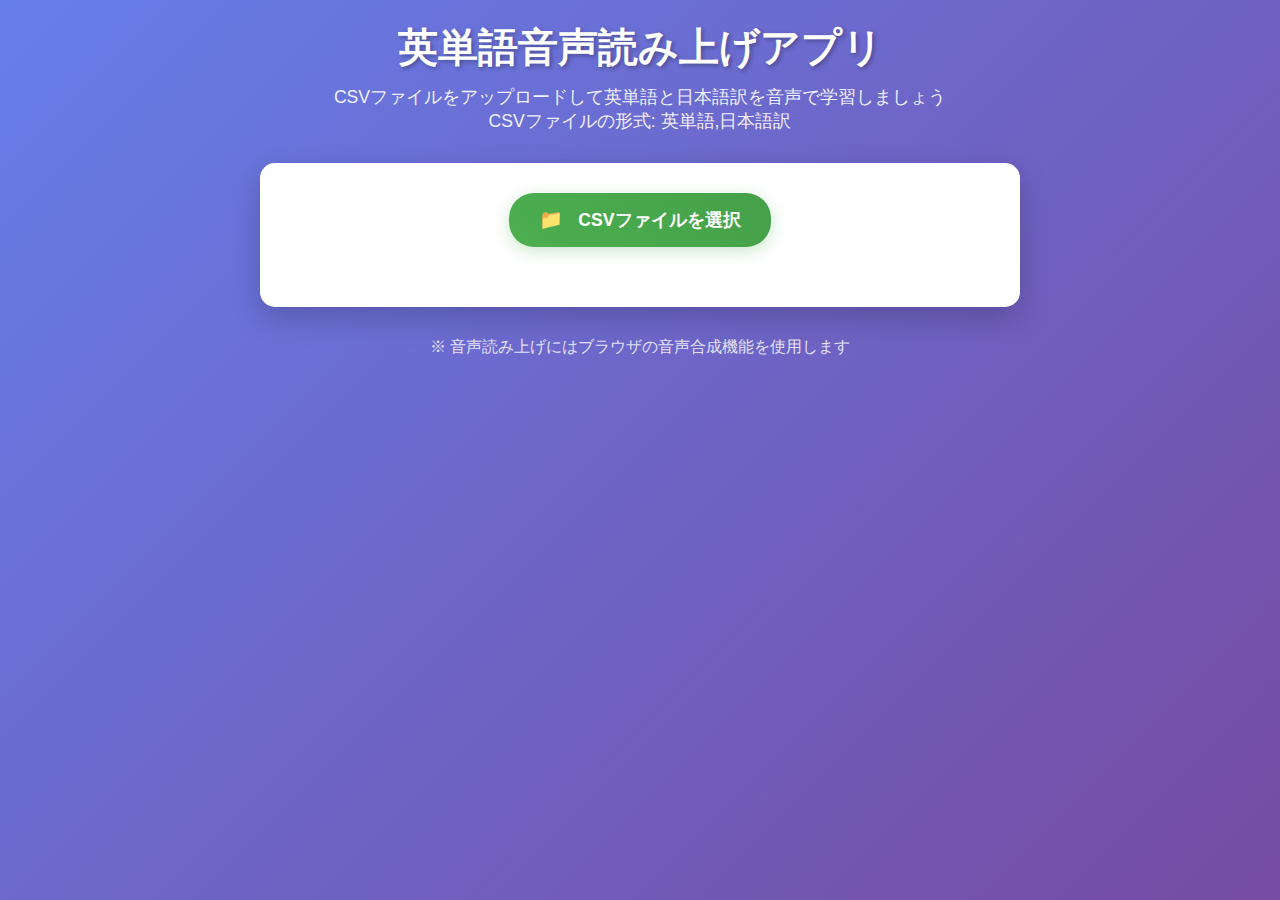
<file: index.html>
<!DOCTYPE html>
<html lang="ja">
<head>
    <meta charset="UTF-8">
    <meta name="viewport" content="width=device-width, initial-scale=1.0">
    <title>英単語音声読み上げアプリ</title>
    <link rel="stylesheet" href="style.css">
</head>
<body>
    <div class="container">
        <header>
            <h1>英単語音声読み上げアプリ</h1>
            <p>CSVファイルをアップロードして英単語と日本語訳を音声で学習しましょう</p>
            <p>CSVファイルの形式: 英単語,日本語訳</p>
        </header>

        <main>
            <div class="upload-section">
                <div class="file-upload">
                    <input type="file" id="csvFile" accept=".csv" />
                    <label for="csvFile" class="upload-button">
                        <span class="upload-icon">📁</span>
                        CSVファイルを選択
                    </label>
                </div>
                <div class="file-info" id="fileInfo" style="display: none;">
                    <p>選択されたファイル: <span id="fileName"></span></p>
                    <p>単語数: <span id="wordCount"></span></p>
                </div>
            </div>

            <div class="controls" id="controls" style="display: none;">
                <button id="startBtn" class="btn btn-primary">読み上げ開始</button>
                <button id="pauseBtn" class="btn btn-secondary" disabled>一時停止</button>
                <button id="stopBtn" class="btn btn-danger" disabled>停止</button>
                <button id="nextBtn" class="btn btn-info" disabled>次の単語</button>
            </div>

            <div class="database-section" id="databaseSection" style="display: none;">
                <h3>🗄️ データベース操作</h3>
                <div class="mongo-controls">
                    <div class="connection-controls">
                        <input type="text" id="mongoConnectionString" placeholder="MongoDB Atlas接続文字列" class="connection-input">
                        <button id="connectBtn" class="btn btn-success">接続</button>
                        <button id="disconnectBtn" class="btn btn-warning" disabled>切断</button>
                    </div>
                    <div class="env-controls">
                        <label class="env-checkbox">
                            <input type="checkbox" id="autoConnectCheckbox">
                            <span>自動接続を有効にする</span>
                        </label>
                        <button id="saveConfigBtn" class="btn btn-outline">設定保存</button>
                        <button id="loadConfigBtn" class="btn btn-outline">設定読み込み</button>
                        <button id="resetConfigBtn" class="btn btn-outline-danger">設定リセット</button>
                    </div>
                    <div class="db-controls">
                        <button id="uploadToDbBtn" class="btn btn-primary" disabled>CSVをDBに登録</button>
                        <button id="loadFromDbBtn" class="btn btn-info" disabled>DBから読み込み</button>
                        <button id="deleteDbBtn" class="btn btn-danger" disabled>DB全削除</button>
                    </div>
                    <div class="db-status" id="dbStatus">
                        <span id="dbStatusText">未接続</span>
                        <span id="dbWordCount"></span>
                    </div>
                </div>
            </div>

            <div class="progress-section" id="progressSection" style="display: none;">
                <div class="progress-bar">
                    <div class="progress-fill" id="progressFill"></div>
                </div>
                <p class="progress-text" id="progressText">準備中...</p>
            </div>

            <div class="current-word" id="currentWord" style="display: none;">
                <div class="word-display">
                    <h2 id="englishWord"></h2>
                    <h3 id="japaneseWord"></h3>
                </div>
            </div>

            <div class="word-list" id="wordList" style="display: none;">
                <h3>単語リスト</h3>
                <div class="word-items" id="wordItems"></div>
            </div>
        </main>

        <footer>
            <p>※ 音声読み上げにはブラウザの音声合成機能を使用します</p>
        </footer>
    </div>

    <script src="environment-manager.js"></script>
    <script src="mongodb-manager.js"></script>
    <script src="mongodb-data-api-manager.js"></script>
    <script src="script.js"></script>
</body>
</html>
</file>
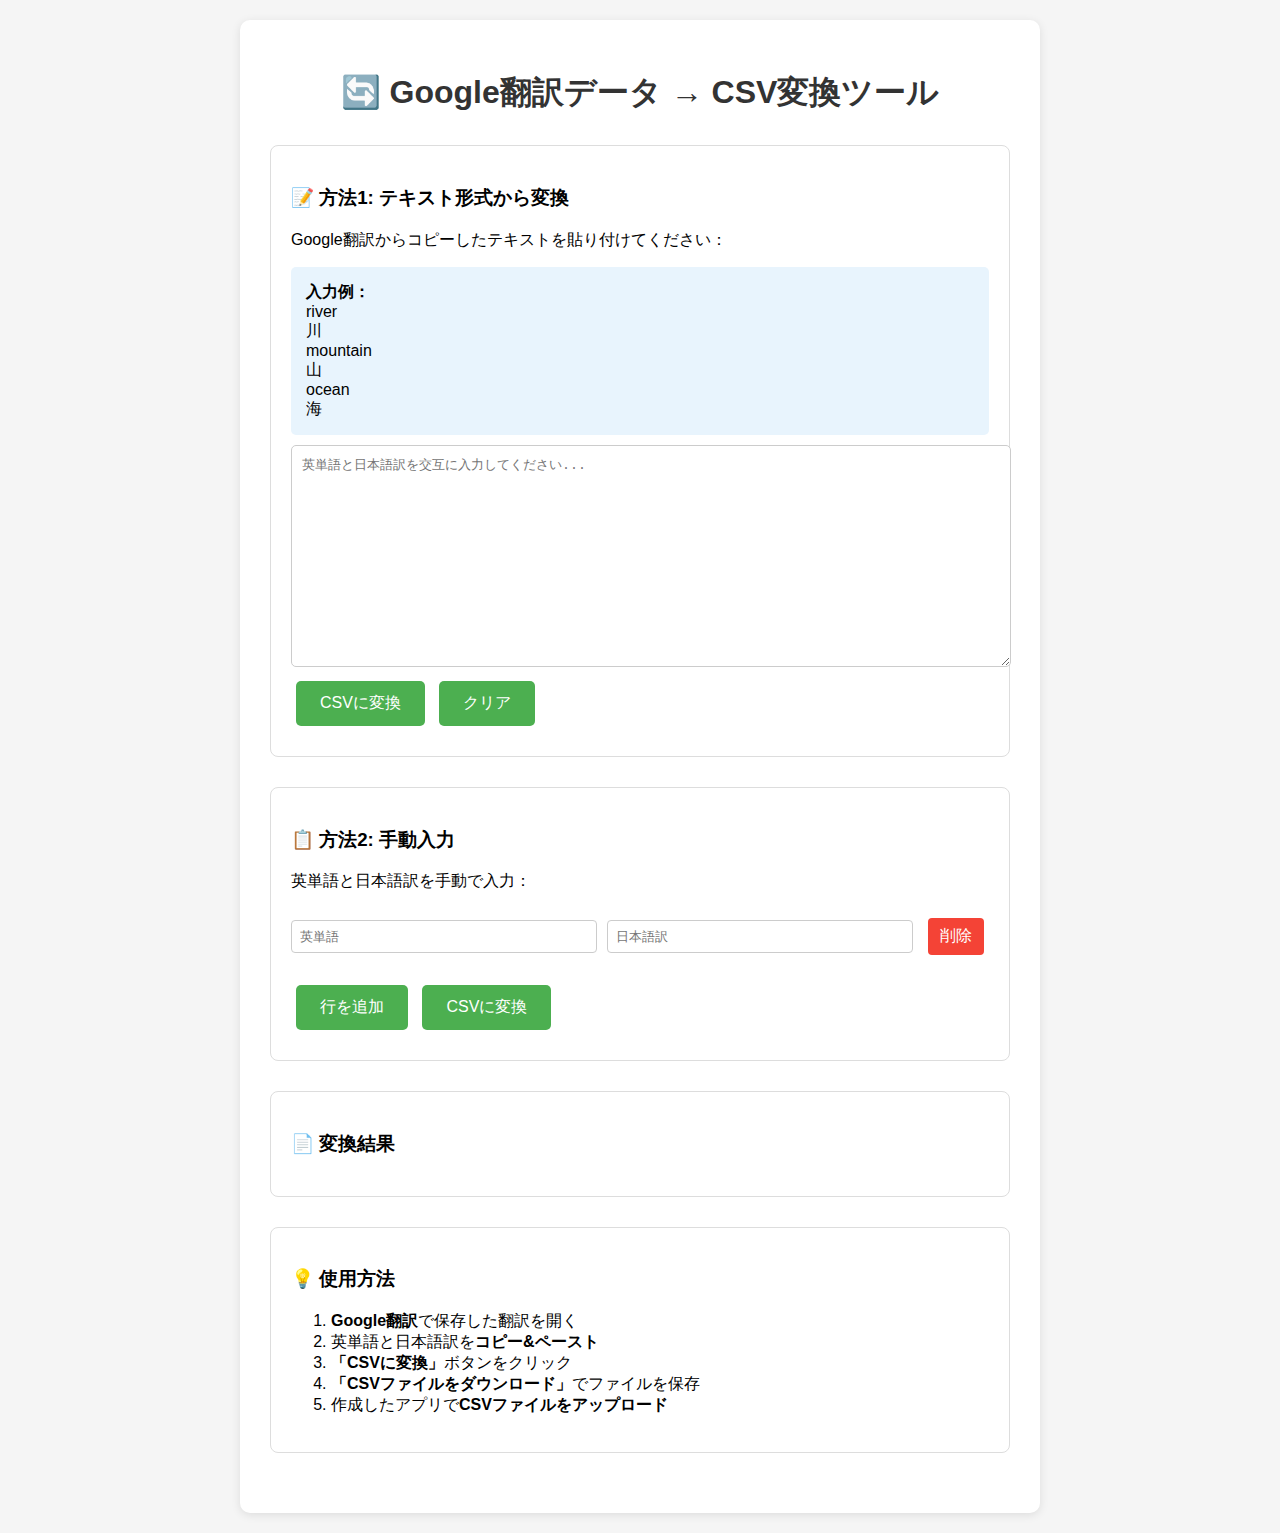
<file: converter.html>
<!DOCTYPE html>
<html lang="ja">
<head>
    <meta charset="UTF-8">
    <meta name="viewport" content="width=device-width, initial-scale=1.0">
    <title>Google翻訳データ → CSV変換ツール</title>
    <style>
        body {
            font-family: 'Segoe UI', Tahoma, Geneva, Verdana, sans-serif;
            max-width: 800px;
            margin: 0 auto;
            padding: 20px;
            background: #f5f5f5;
        }
        .container {
            background: white;
            padding: 30px;
            border-radius: 10px;
            box-shadow: 0 2px 10px rgba(0,0,0,0.1);
        }
        h1 {
            color: #333;
            text-align: center;
            margin-bottom: 30px;
        }
        .section {
            margin-bottom: 30px;
            padding: 20px;
            border: 1px solid #ddd;
            border-radius: 8px;
        }
        textarea {
            width: 100%;
            height: 200px;
            padding: 10px;
            border: 1px solid #ccc;
            border-radius: 5px;
            font-family: monospace;
            resize: vertical;
        }
        button {
            background: #4CAF50;
            color: white;
            padding: 12px 24px;
            border: none;
            border-radius: 5px;
            cursor: pointer;
            font-size: 16px;
            margin: 10px 5px;
        }
        button:hover {
            background: #45a049;
        }
        .result {
            background: #f9f9f9;
            padding: 15px;
            border-radius: 5px;
            margin-top: 15px;
            white-space: pre-wrap;
            font-family: monospace;
        }
        .example {
            background: #e8f4fd;
            padding: 15px;
            border-radius: 5px;
            margin: 10px 0;
        }
        .download-btn {
            background: #2196F3;
        }
        .download-btn:hover {
            background: #1976D2;
        }
    </style>
</head>
<body>
    <div class="container">
        <h1>🔄 Google翻訳データ → CSV変換ツール</h1>
        
        <div class="section">
            <h3>📝 方法1: テキスト形式から変換</h3>
            <p>Google翻訳からコピーしたテキストを貼り付けてください：</p>
            
            <div class="example">
                <strong>入力例：</strong><br>
                river<br>
                川<br>
                mountain<br>
                山<br>
                ocean<br>
                海
            </div>
            
            <textarea id="inputText" placeholder="英単語と日本語訳を交互に入力してください..."></textarea>
            <br>
            <button onclick="convertText()">CSVに変換</button>
            <button onclick="clearInput()">クリア</button>
        </div>

        <div class="section">
            <h3>📋 方法2: 手動入力</h3>
            <p>英単語と日本語訳を手動で入力：</p>
            
            <div id="wordInputs">
                <div class="word-row">
                    <input type="text" placeholder="英単語" class="english-input">
                    <input type="text" placeholder="日本語訳" class="japanese-input">
                    <button onclick="removeRow(this)">削除</button>
                </div>
            </div>
            
            <button onclick="addRow()">行を追加</button>
            <button onclick="convertManual()">CSVに変換</button>
        </div>

        <div class="section">
            <h3>📄 変換結果</h3>
            <div id="result" class="result" style="display: none;"></div>
            <button id="downloadBtn" class="download-btn" onclick="downloadCSV()" style="display: none;">CSVファイルをダウンロード</button>
        </div>

        <div class="section">
            <h3>💡 使用方法</h3>
            <ol>
                <li><strong>Google翻訳</strong>で保存した翻訳を開く</li>
                <li>英単語と日本語訳を<strong>コピー&ペースト</strong></li>
                <li><strong>「CSVに変換」</strong>ボタンをクリック</li>
                <li><strong>「CSVファイルをダウンロード」</strong>でファイルを保存</li>
                <li>作成したアプリで<strong>CSVファイルをアップロード</strong></li>
            </ol>
        </div>
    </div>

    <script>
        let csvData = '';

        function convertText() {
            const input = document.getElementById('inputText').value.trim();
            if (!input) {
                alert('テキストを入力してください。');
                return;
            }

            const lines = input.split('\n').filter(line => line.trim());
            const pairs = [];
            
            for (let i = 0; i < lines.length; i += 2) {
                if (i + 1 < lines.length) {
                    const english = lines[i].trim();
                    const japanese = lines[i + 1].trim();
                    if (english && japanese) {
                        pairs.push(`${english},${japanese}`);
                    }
                }
            }

            csvData = pairs.join('\n');
            showResult(csvData);
        }

        function convertManual() {
            const rows = document.querySelectorAll('.word-row');
            const pairs = [];

            rows.forEach(row => {
                const english = row.querySelector('.english-input').value.trim();
                const japanese = row.querySelector('.japanese-input').value.trim();
                
                if (english && japanese) {
                    pairs.push(`${english},${japanese}`);
                }
            });

            if (pairs.length === 0) {
                alert('有効な単語ペアを入力してください。');
                return;
            }

            csvData = pairs.join('\n');
            showResult(csvData);
        }

        function showResult(data) {
            const resultDiv = document.getElementById('result');
            const downloadBtn = document.getElementById('downloadBtn');
            
            resultDiv.textContent = data;
            resultDiv.style.display = 'block';
            downloadBtn.style.display = 'inline-block';
        }

        function downloadCSV() {
            if (!csvData) {
                alert('変換データがありません。');
                return;
            }

            const blob = new Blob([csvData], { type: 'text/csv;charset=utf-8;' });
            const link = document.createElement('a');
            link.href = URL.createObjectURL(blob);
            link.download = 'my-words.csv';
            link.click();
        }

        function addRow() {
            const container = document.getElementById('wordInputs');
            const newRow = document.createElement('div');
            newRow.className = 'word-row';
            newRow.innerHTML = `
                <input type="text" placeholder="英単語" class="english-input">
                <input type="text" placeholder="日本語訳" class="japanese-input">
                <button onclick="removeRow(this)">削除</button>
            `;
            container.appendChild(newRow);
        }

        function removeRow(button) {
            button.parentElement.remove();
        }

        function clearInput() {
            document.getElementById('inputText').value = '';
            document.getElementById('result').style.display = 'none';
            document.getElementById('downloadBtn').style.display = 'none';
            csvData = '';
        }

        // スタイル追加
        const style = document.createElement('style');
        style.textContent = `
            .word-row {
                display: flex;
                gap: 10px;
                margin: 10px 0;
                align-items: center;
            }
            .word-row input {
                flex: 1;
                padding: 8px;
                border: 1px solid #ccc;
                border-radius: 4px;
            }
            .word-row button {
                background: #f44336;
                color: white;
                padding: 8px 12px;
                border: none;
                border-radius: 4px;
                cursor: pointer;
            }
            .word-row button:hover {
                background: #d32f2f;
            }
        `;
        document.head.appendChild(style);
    </script>
</body>
</html>
</file>
<file: style.css>
* {
    margin: 0;
    padding: 0;
    box-sizing: border-box;
}

body {
    font-family: 'Segoe UI', Tahoma, Geneva, Verdana, sans-serif;
    background: linear-gradient(135deg, #667eea 0%, #764ba2 100%);
    min-height: 100vh;
    color: #333;
}

.container {
    max-width: 800px;
    margin: 0 auto;
    padding: 20px;
}

header {
    text-align: center;
    margin-bottom: 30px;
    color: white;
}

header h1 {
    font-size: 2.5rem;
    margin-bottom: 10px;
    text-shadow: 2px 2px 4px rgba(0,0,0,0.3);
}

header p {
    font-size: 1.1rem;
    opacity: 0.9;
}

main {
    background: white;
    border-radius: 15px;
    padding: 30px;
    box-shadow: 0 10px 30px rgba(0,0,0,0.2);
}

.upload-section {
    margin-bottom: 30px;
}

.file-upload {
    text-align: center;
    margin-bottom: 20px;
}

#csvFile {
    display: none;
}

.upload-button {
    display: inline-block;
    padding: 15px 30px;
    background: linear-gradient(45deg, #4CAF50, #45a049);
    color: white;
    border: none;
    border-radius: 25px;
    cursor: pointer;
    font-size: 1.1rem;
    font-weight: bold;
    transition: all 0.3s ease;
    box-shadow: 0 4px 15px rgba(76, 175, 80, 0.3);
}

.upload-button:hover {
    transform: translateY(-2px);
    box-shadow: 0 6px 20px rgba(76, 175, 80, 0.4);
}

.upload-icon {
    margin-right: 10px;
    font-size: 1.2rem;
}

.file-info {
    background: #f8f9fa;
    padding: 15px;
    border-radius: 10px;
    border-left: 4px solid #4CAF50;
}

.file-info p {
    margin: 5px 0;
    font-weight: 500;
}

.controls {
    display: flex;
    gap: 15px;
    justify-content: center;
    margin-bottom: 30px;
    flex-wrap: wrap;
}

.btn {
    padding: 12px 24px;
    border: none;
    border-radius: 25px;
    cursor: pointer;
    font-size: 1rem;
    font-weight: bold;
    transition: all 0.3s ease;
    min-width: 120px;
}

.btn:disabled {
    opacity: 0.6;
    cursor: not-allowed;
}

.btn-primary {
    background: linear-gradient(45deg, #2196F3, #1976D2);
    color: white;
    box-shadow: 0 4px 15px rgba(33, 150, 243, 0.3);
}

.btn-secondary {
    background: linear-gradient(45deg, #FF9800, #F57C00);
    color: white;
    box-shadow: 0 4px 15px rgba(255, 152, 0, 0.3);
}

.btn-danger {
    background: linear-gradient(45deg, #f44336, #d32f2f);
    color: white;
    box-shadow: 0 4px 15px rgba(244, 67, 54, 0.3);
}

.btn-info {
    background: linear-gradient(45deg, #9C27B0, #7B1FA2);
    color: white;
    box-shadow: 0 4px 15px rgba(156, 39, 176, 0.3);
}

.btn:hover:not(:disabled) {
    transform: translateY(-2px);
}

.progress-section {
    margin-bottom: 30px;
}

.progress-bar {
    width: 100%;
    height: 20px;
    background: #e0e0e0;
    border-radius: 10px;
    overflow: hidden;
    margin-bottom: 10px;
}

.progress-fill {
    height: 100%;
    background: linear-gradient(45deg, #4CAF50, #45a049);
    width: 0%;
    transition: width 0.3s ease;
}

.progress-text {
    text-align: center;
    font-weight: bold;
    color: #666;
}

.current-word {
    text-align: center;
    margin-bottom: 30px;
    padding: 30px;
    background: linear-gradient(135deg, #f5f7fa 0%, #c3cfe2 100%);
    border-radius: 15px;
    border: 2px solid #e0e0e0;
}

.word-display h2 {
    font-size: 3rem;
    color: #2196F3;
    margin-bottom: 15px;
    text-shadow: 2px 2px 4px rgba(0,0,0,0.1);
}

.word-display h3 {
    font-size: 2rem;
    color: #4CAF50;
    font-weight: normal;
}

.word-list {
    margin-top: 30px;
}

.word-list h3 {
    margin-bottom: 20px;
    color: #333;
    text-align: center;
}

.word-items {
    display: grid;
    grid-template-columns: repeat(auto-fill, minmax(200px, 1fr));
    gap: 15px;
}

.word-item {
    background: #f8f9fa;
    padding: 15px;
    border-radius: 10px;
    border-left: 4px solid #2196F3;
    transition: all 0.3s ease;
}

.word-item.current {
    background: linear-gradient(135deg, #e3f2fd, #bbdefb);
    border-left-color: #4CAF50;
    transform: scale(1.05);
    box-shadow: 0 4px 15px rgba(33, 150, 243, 0.3);
}

.word-item.completed {
    opacity: 0.6;
    background: #e8f5e8;
    border-left-color: #4CAF50;
}

.word-item .english {
    font-weight: bold;
    color: #2196F3;
    font-size: 1.1rem;
    margin-bottom: 5px;
}

.word-item .japanese {
    color: #666;
    font-size: 0.9rem;
}

footer {
    text-align: center;
    margin-top: 30px;
    color: white;
    opacity: 0.8;
}

/* Speech Error/Warning Styles */
.speech-error, .speech-warning, .speech-fallback {
    background: linear-gradient(135deg, #ff6b6b, #ee5a52);
    color: white;
    padding: 20px;
    margin: 20px 0;
    border-radius: 10px;
    box-shadow: 0 4px 15px rgba(255, 107, 107, 0.3);
    animation: slideIn 0.5s ease-out;
}

.speech-warning {
    background: linear-gradient(135deg, #ffa726, #ff9800);
    box-shadow: 0 4px 15px rgba(255, 167, 38, 0.3);
}

.speech-fallback {
    background: linear-gradient(135deg, #9e9e9e, #757575);
    box-shadow: 0 4px 15px rgba(158, 158, 158, 0.3);
}

.speech-success {
    background: linear-gradient(135deg, #4caf50, #45a049);
    box-shadow: 0 4px 15px rgba(76, 175, 80, 0.3);
}

.error-content, .warning-content, .fallback-content, .success-content {
    text-align: center;
}

.error-content h3, .warning-content h3, .fallback-content h3, .success-content h3 {
    margin: 0 0 15px 0;
    font-size: 1.3rem;
}

.error-content p, .warning-content p, .fallback-content p, .success-content p {
    margin: 10px 0;
    line-height: 1.5;
}

.error-content button, .warning-content button, .fallback-content button, .success-content button {
    background: rgba(255, 255, 255, 0.2);
    color: white;
    border: 2px solid rgba(255, 255, 255, 0.3);
    padding: 10px 20px;
    border-radius: 25px;
    cursor: pointer;
    font-weight: bold;
    margin-top: 15px;
    transition: all 0.3s ease;
}

.error-content button:hover, .warning-content button:hover, .fallback-content button:hover, .success-content button:hover {
    background: rgba(255, 255, 255, 0.3);
    border-color: rgba(255, 255, 255, 0.5);
}

.warning-buttons {
    display: flex;
    gap: 10px;
    justify-content: center;
    margin-top: 15px;
}

.retry-btn {
    background: rgba(76, 175, 80, 0.8) !important;
    border-color: rgba(76, 175, 80, 0.9) !important;
}

.retry-btn:hover {
    background: rgba(76, 175, 80, 1) !important;
    border-color: rgba(76, 175, 80, 1) !important;
}

@keyframes slideIn {
    from {
        opacity: 0;
        transform: translateY(-20px);
    }
    to {
        opacity: 1;
        transform: translateY(0);
    }
}

@media (max-width: 600px) {
    .container {
        padding: 10px;
    }
    
    .controls {
        flex-direction: column;
        align-items: center;
    }
    
    .btn {
        width: 100%;
        max-width: 200px;
    }
    
    .word-display h2 {
        font-size: 2rem;
    }
    
    .word-display h3 {
        font-size: 1.5rem;
    }
    
    .speech-error, .speech-warning, .speech-fallback {
        margin: 10px 0;
        padding: 15px;
    }
    
    .error-content h3, .warning-content h3, .fallback-content h3 {
        font-size: 1.1rem;
    }
}
</file>
